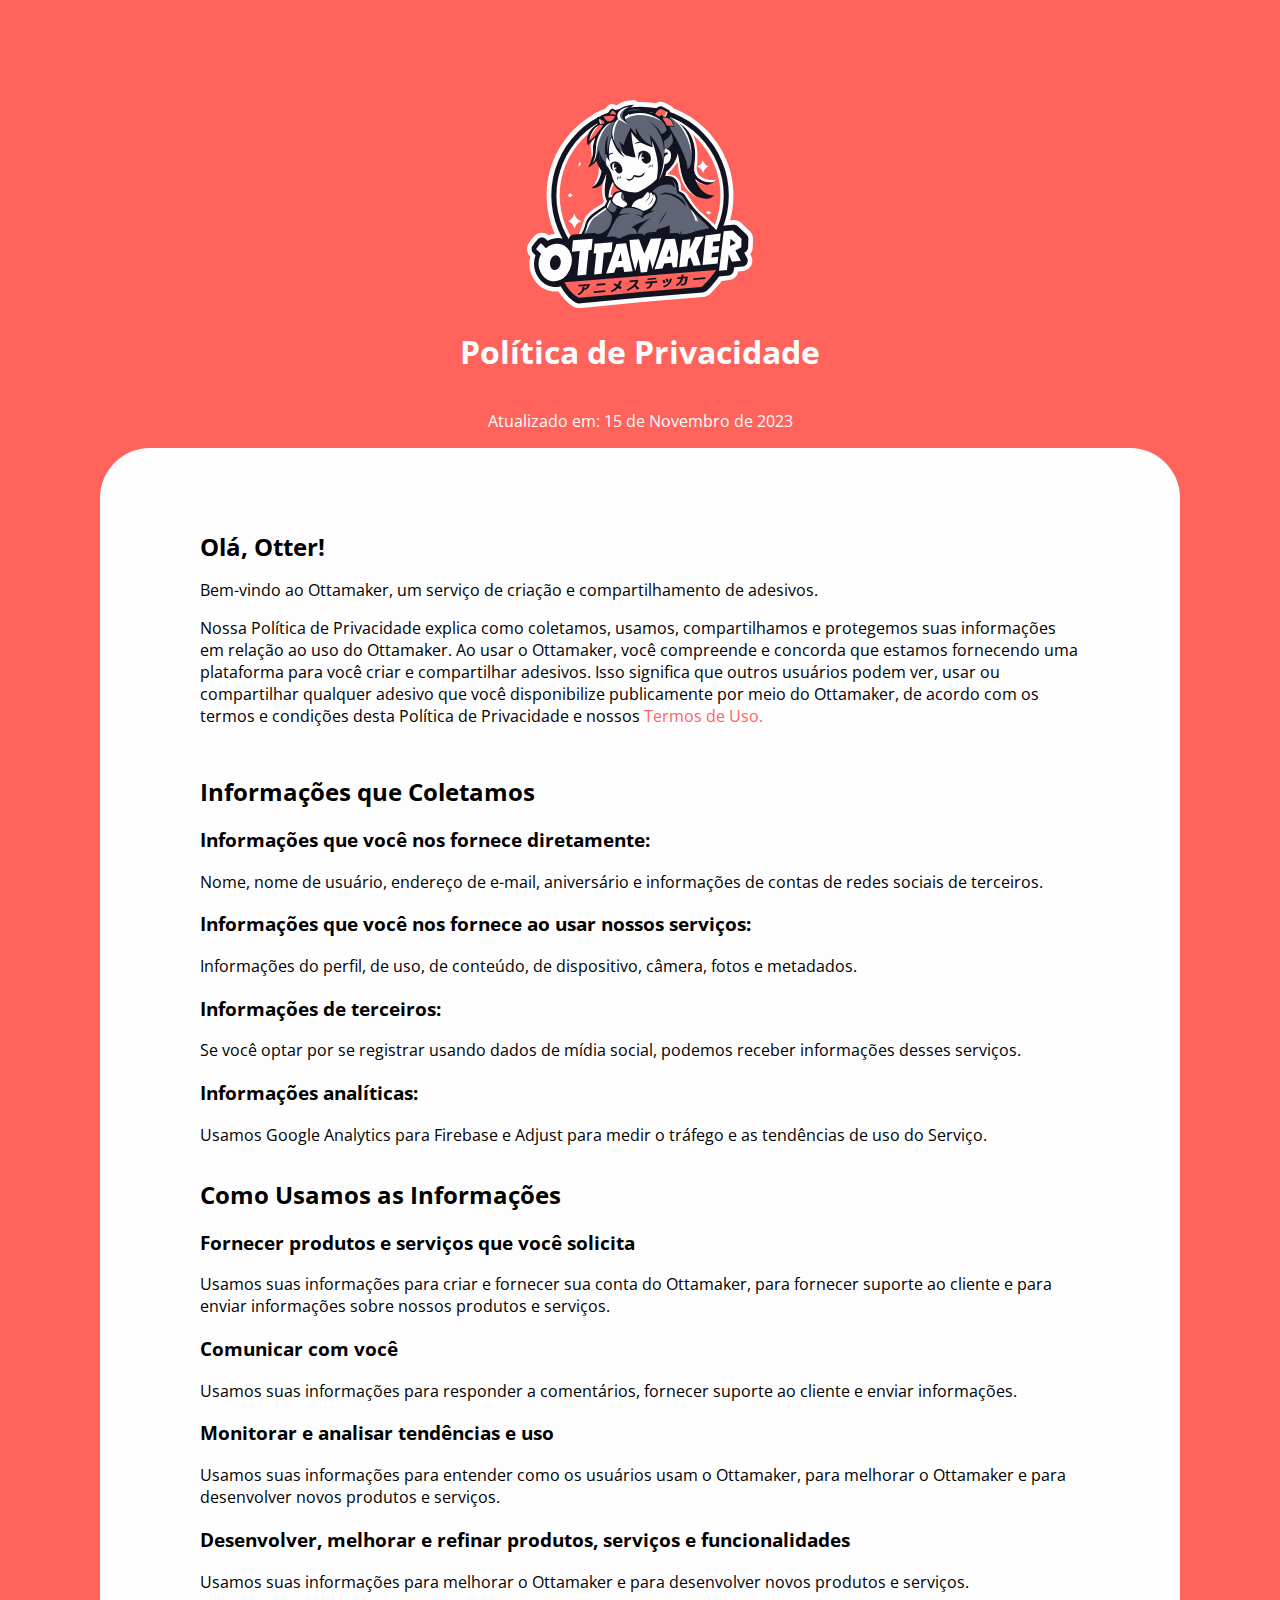
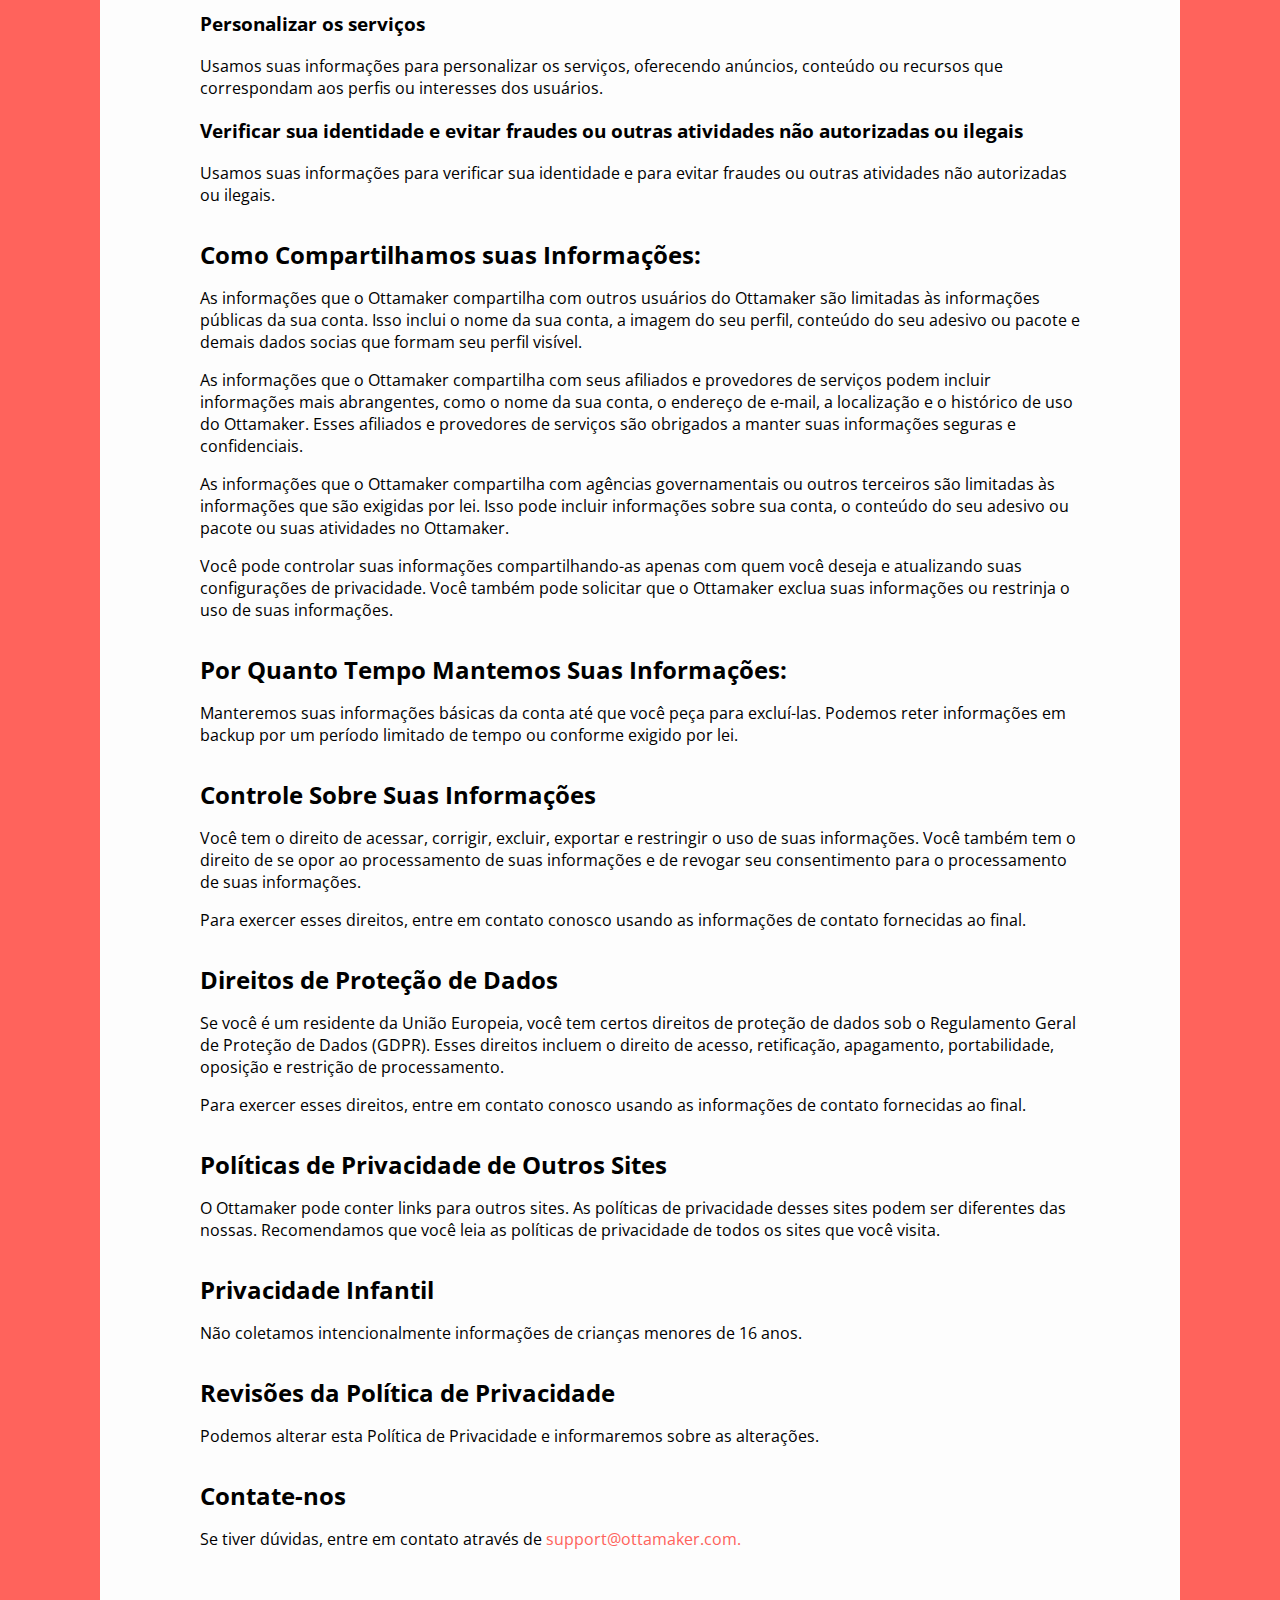
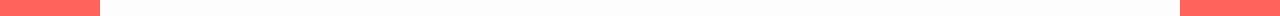
<file: routes/privacy_policy.html>
<!DOCTYPE html>
<html lang="en" xmlns="http://www.w3.org/1999/html">
<head>
    <meta charset="UTF-8">
    <title>Ottamaker Privacy Policy</title>
    <link rel="stylesheet" href="/css/privacy_policy.css">
    <link rel="stylesheet" href="https://fonts.googleapis.com/css2?family=Open+Sans:wght@400&display=swap">
</head>
<body>
<div class="main">
    <img loading="lazy" src="/img/logo_ottamaker.svg" class="img" alt="Logotipo Ottamaker"/>
    <div class="main-title">
        <h1>
            Política de Privacidade
        </h1>
        <p>
            Atualizado em: 15 de Novembro de 2023
        </p>
    </div>
    <div class="container">
        <div class="container-section" id="container-bemvindo">
            <div class="">
                <h2 class="">Olá, Otter!</h2>
            </div>
            <div class="">
                <p>
                    Bem-vindo ao Ottamaker, um serviço de criação e compartilhamento de
                    adesivos.
                </p>
                <p>
                    Nossa Política de Privacidade explica como coletamos, usamos,
                    compartilhamos e protegemos suas informações em relação ao uso do
                    Ottamaker.
                    Ao usar o Ottamaker, você compreende e concorda que estamos fornecendo
                    uma plataforma para você criar e compartilhar adesivos. Isso significa
                    que outros usuários podem ver, usar ou compartilhar qualquer adesivo que
                    você disponibilize publicamente por meio do Ottamaker, de acordo com os
                    termos e condições desta Política de Privacidade e nossos
                    <a class="links" href="mailto:support@ottamaker.com" target="_blank">Termos de Uso.</a>
                </p>

            </div>
        </div>
        <div class="container-section" id="container-coleta">
            <div class="">
                <h2>Informações que Coletamos</h2>
                <div class="">
                    <div>
                        <h3 class="">Informações que você nos fornece diretamente:</h3>
                        <p>
                            Nome, nome de usuário, endereço de e-mail, aniversário e informações de contas de redes
                            sociais
                            de
                            terceiros.
                        </p>
                    </div>
                    <div>
                        <h3 class="">Informações que você nos fornece ao usar nossos
                            serviços:</h3>
                        <p>
                            Informações do perfil, de uso, de conteúdo, de dispositivo, câmera, fotos e metadados.
                        </p>
                    </div>
                    <div>
                        <h3 class="">Informações de terceiros:</h3>
                        <p>
                            Se você optar por se registrar usando dados de mídia social, podemos receber informações
                            desses
                            serviços.
                        </p>
                    </div>
                    <div>
                        <h3 class="">Informações analíticas:</h3>
                        <p>
                            Usamos Google Analytics para Firebase e Adjust para medir o tráfego e as tendências de uso
                            do
                            Serviço.
                        </p>
                    </div>
                </div>
            </div>

            <div class="container-section" id="container-useinfo">
                <h2>Como Usamos as Informações</h2>
                <div class="">
                    <h3 class="">
                        Fornecer produtos e serviços que você solicita
                    </h3>
                    <p>
                        Usamos suas informações para criar e fornecer sua conta do Ottamaker, para fornecer suporte ao
                        cliente e para enviar informações sobre nossos produtos e serviços.
                    </p>
                    <h3 class="">
                        Comunicar com você
                    </h3>
                    <p>
                        Usamos suas informações para responder a comentários, fornecer suporte ao cliente e enviar
                        informações.
                    </p>
                    <h3 class="">
                        Monitorar e analisar tendências e uso
                    </h3>
                    <p>
                        Usamos suas informações para entender como os usuários usam o Ottamaker, para melhorar o
                        Ottamaker e para desenvolver novos produtos e serviços.
                    </p>
                    <h3 class="">
                        Desenvolver, melhorar e refinar produtos, serviços e
                        funcionalidades
                    </h3>
                    <p>
                        Usamos suas informações para melhorar o Ottamaker e para desenvolver novos produtos e serviços.
                    </p>
                    <h3 class="">Personalizar os serviços
                    </h3>
                    <p>
                        Usamos suas informações para personalizar os serviços, oferecendo anúncios, conteúdo ou recursos
                        que correspondam aos perfis ou interesses dos usuários.
                    </p>
                    <h3 class="">
                        Verificar sua identidade e evitar fraudes ou outras
                        atividades não autorizadas ou ilegais
                    </h3>
                    <p>
                        Usamos suas informações para verificar sua identidade e para evitar fraudes ou outras atividades
                        não autorizadas ou ilegais.
                    </p>
                </div>
            </div>

            <div class="container-section" id="container-compinfo">
                <h2>
                    Como Compartilhamos suas Informações:
                </h2>
                <div>
                    <p>
                        As informações que o Ottamaker compartilha com outros usuários do Ottamaker são limitadas às
                        informações públicas da sua conta. Isso inclui o nome da sua conta, a imagem do seu perfil,
                        conteúdo do seu adesivo ou pacote e demais dados socias que formam seu perfil visível.
                    </p>
                    As informações que o Ottamaker compartilha com seus afiliados e provedores de serviços podem incluir
                    informações mais abrangentes, como o nome da sua conta, o endereço de e-mail, a localização e o
                    histórico de uso do Ottamaker. Esses afiliados e provedores de serviços são obrigados a manter suas
                    informações seguras e confidenciais.
                    <p>
                        As informações que o Ottamaker compartilha com agências governamentais ou outros terceiros são
                        limitadas às informações que são exigidas por lei. Isso pode incluir informações sobre sua
                        conta, o
                        conteúdo do seu adesivo ou pacote ou suas atividades no Ottamaker.
                    </p>
                    <p>
                        Você pode controlar suas informações compartilhando-as apenas com quem você deseja e atualizando
                        suas configurações de privacidade. Você também pode solicitar que o Ottamaker exclua suas
                        informações ou restrinja o uso de suas informações.
                    </p>
                </div>
            </div>

            <div class="container-section" id="container-mantinfo">
                <h2>
                    Por Quanto Tempo Mantemos Suas Informações:
                </h2>
                <div>
                    <p>
                        Manteremos suas informações básicas da conta até que você peça para
                        excluí-las. Podemos reter informações em backup por um período limitado de
                        tempo ou conforme exigido por lei.
                    </p>
                </div>
            </div>
            <div class="container-section" id="container-continfo">
                <h2>
                    Controle Sobre Suas Informações
                </h2>
                <div>
                    <p>
                        Você tem o direito de acessar, corrigir, excluir, exportar e restringir o
                        uso de suas informações. Você também tem o direito de se opor ao
                        processamento de suas informações e de revogar seu consentimento para o
                        processamento de suas informações.
                    </p>
                    <p>
                        Para exercer esses direitos, entre em contato conosco usando as
                        informações de contato fornecidas ao final.
                    </p>
                </div>
            </div>
            <div class="container-section" id="container-protdados">
                <h2>
                    Direitos de Proteção de Dados
                </h2>
                <div>
                    <p>
                        Se você é um residente da União Europeia, você tem certos direitos de
                        proteção de dados sob o Regulamento Geral de Proteção de Dados (GDPR).
                        Esses direitos incluem o direito de acesso, retificação, apagamento,
                        portabilidade, oposição e restrição de processamento.
                    </p>
                    <p>
                        Para exercer esses direitos, entre em contato conosco usando as
                        informações de contato fornecidas ao final.
                    </p>
                </div>
            </div>
            <div class="container-section" id="container-privoutsites">
                <h2>
                    Políticas de Privacidade de Outros Sites
                </h2>
                <div>
                    <p>
                        O Ottamaker pode conter links para outros sites. As políticas de
                        privacidade desses sites podem ser diferentes das nossas. Recomendamos que
                        você leia as políticas de privacidade de todos os sites que você visita.
                    </p>
                </div>
            </div>
            <div class="container-section" id="container-privinfan">
                <h2>
                    Privacidade Infantil
                </h2>
                <div>
                    <p>
                        Não coletamos intencionalmente informações de crianças menores de 16 anos.
                    </p>
                </div>
            </div>
            <div class="container-section" id="container-revpolitic">
                <h2>
                    Revisões da Política de Privacidade
                </h2>
                <div>
                    <p>
                        Podemos alterar esta Política de Privacidade e informaremos sobre as
                        alterações.
                    </p>
                </div>
            </div>
            <div class="container-section" id="container-contact">
                <h2>
                    Contate-nos
                </h2>
                <div>
                    <p>
                        Se tiver dúvidas, entre em contato através de
                        <a class="links" href="mailto:support@ottamaker.com" target="_blank">
                            support@ottamaker.com.
                        </a>
                    </p>
                </div>
            </div>
        </div>
    </div>
</div>
</body>
</html>
</file>
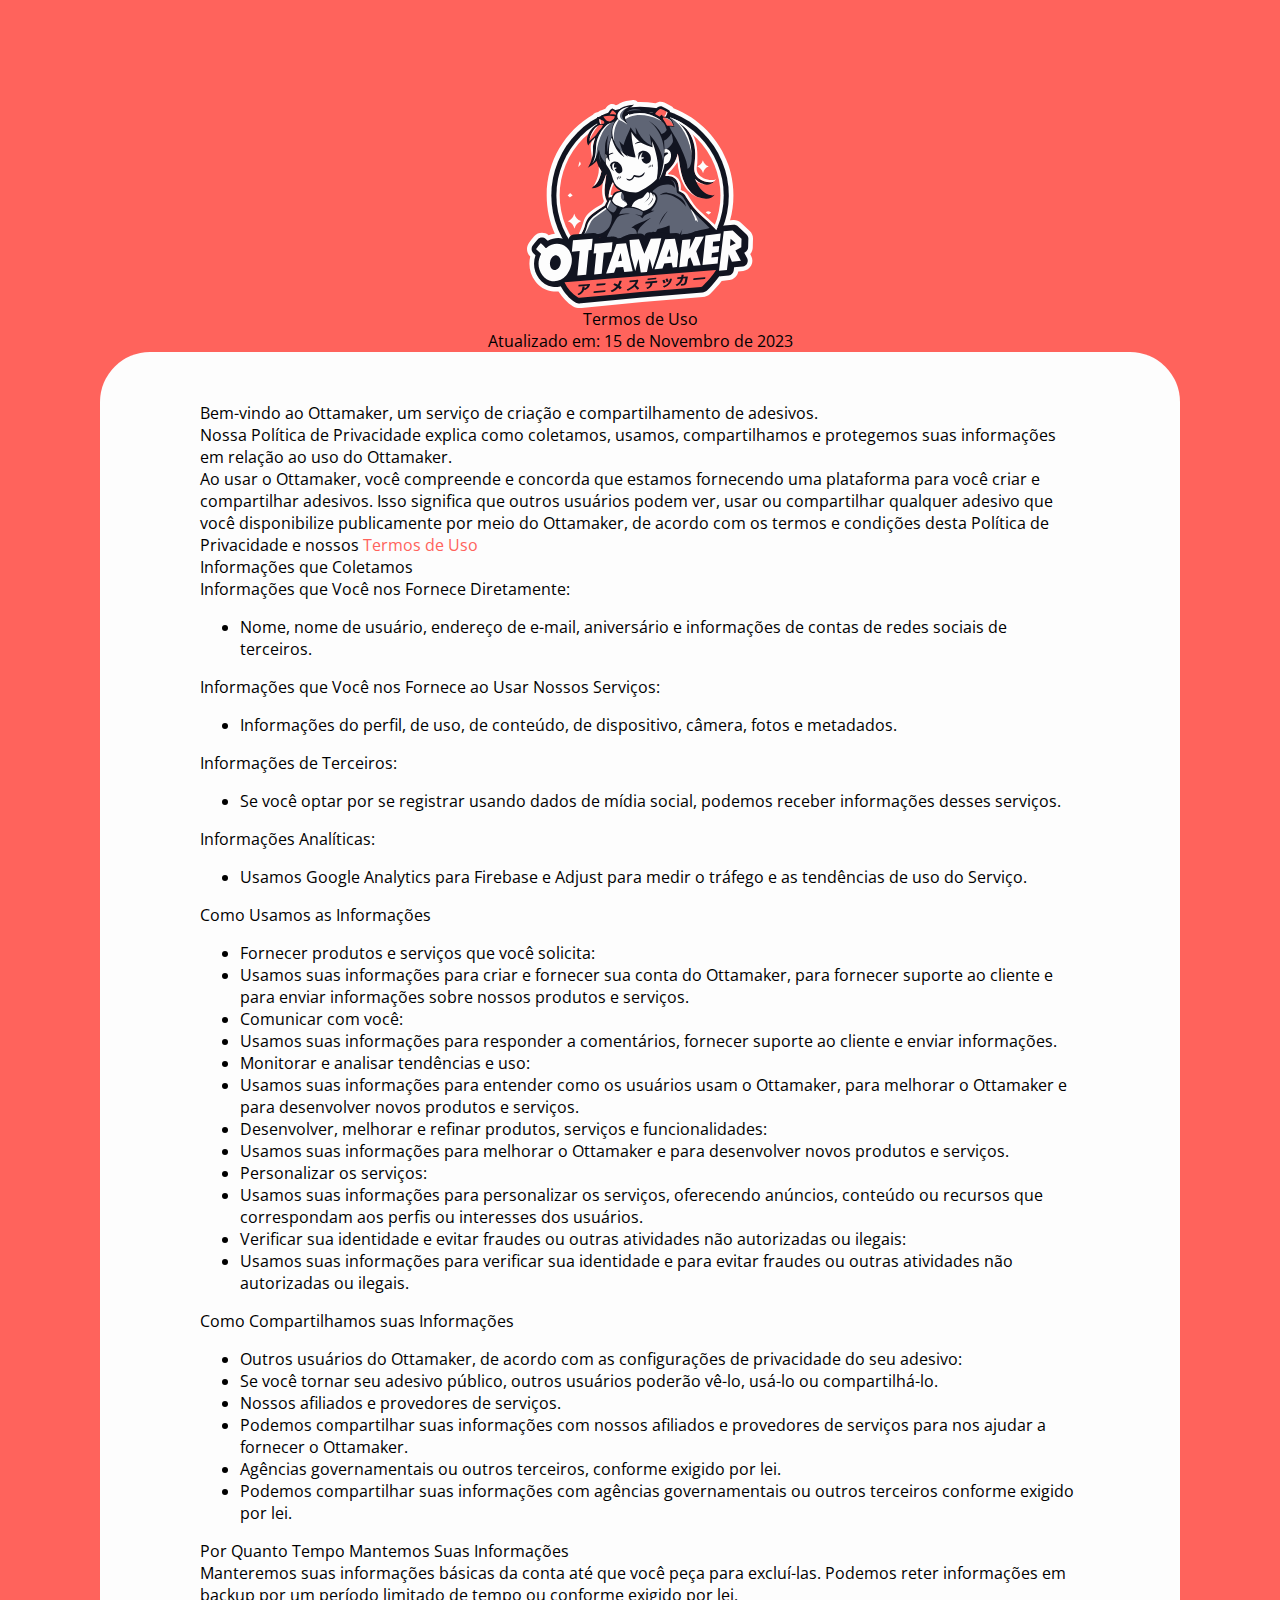
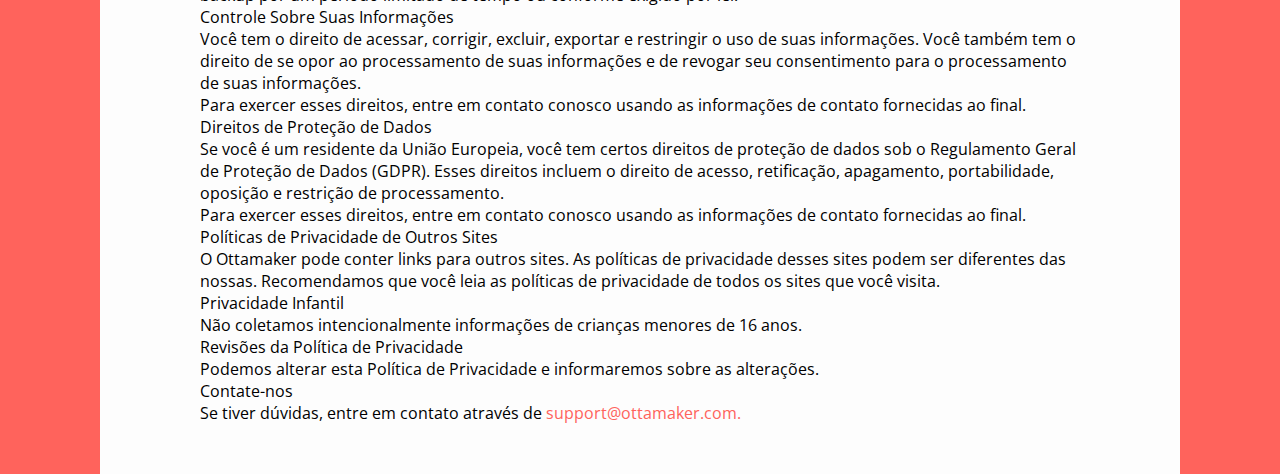
<file: routes/terms_of_use.html>
<!DOCTYPE html>
<html lang="en">
<head>
    <meta charset="UTF-8">
    <title>Ottamaker Terms of Use</title>
    <link rel="stylesheet" href="/css/privacy_policy.css">
    <link rel="stylesheet" href="https://fonts.googleapis.com/css2?family=Open+Sans:wght@400&display=swap">
</head>
<body>
<div class="main">
    <img loading="lazy" src="/img/logo_ottamaker.svg" class="img" alt="Logotipo Ottamaker"/>
    <div class="body-text-title">Termos de Uso</div>
    <div class="body-text-anotation">Atualizado em: 15 de Novembro de 2023</div>
    <div class="container">
        <div class="container-privacy-body-text">
            Bem-vindo ao Ottamaker, um serviço de criação e compartilhamento de
            adesivos.
        </div>
        <div class="container-privacy-body-text">
            Nossa Política de Privacidade explica como coletamos, usamos,
            compartilhamos e protegemos suas informações em relação ao uso do
            Ottamaker.
        </div>
        <div class="container-privacy-body-text">
            Ao usar o Ottamaker, você compreende e concorda que estamos fornecendo
            uma plataforma para você criar e compartilhar adesivos. Isso significa
            que outros usuários podem ver, usar ou compartilhar qualquer adesivo que
            você disponibilize publicamente por meio do Ottamaker, de acordo com os
            termos e condições desta Política de Privacidade e nossos
            <a class="links" href="mailto:support@ottamaker.com" target="_blank">Termos de Uso</a>
        </div>
        <div class="container-privacy-body-title">Informações que Coletamos</div>
        <div class="container-privacy-body-text">
            Informações que Você nos Fornece Diretamente:
            <br/>
            <ul>
                <li>
                    Nome, nome de usuário, endereço de e-mail, aniversário e informações
                    de contas de redes sociais de terceiros.
                </li>
            </ul>
            Informações que Você nos Fornece ao Usar Nossos Serviços:
            <br/>
            <ul>
                <li>
                    Informações do perfil, de uso, de conteúdo, de dispositivo, câmera,
                    fotos e metadados.
                </li>
            </ul>
            Informações de Terceiros:
            <br/>
            <ul>
                <li>
                    Se você optar por se registrar usando dados de mídia social, podemos
                    receber informações desses serviços.
                </li>
            </ul>
            Informações Analíticas:
            <br/>
            <ul>
                <li>
                    Usamos Google Analytics para Firebase e Adjust para medir o tráfego
                    e as tendências de uso do Serviço.
                </li>
            </ul>
        </div>
        <div class="div-8">Como Usamos as Informações</div>
        <div class="div-9">
            <ul>
                <li>
                    Fornecer produtos e serviços que você solicita:
                </li>
                <li>
                    Usamos suas informações para criar e fornecer sua conta do
                    Ottamaker, para fornecer suporte ao cliente e para enviar
                    informações sobre nossos produtos e serviços.
                </li>
                <li>
                    Comunicar com você:
                </li>
                <li>
                    Usamos suas informações para responder a comentários, fornecer
                    suporte ao cliente e enviar informações.
                </li>
                <li>
                    Monitorar e analisar tendências e uso:
                </li>
                <li>
                    Usamos suas informações para entender como os usuários usam o
                    Ottamaker, para melhorar o Ottamaker e para desenvolver novos
                    produtos e serviços.
                <li>
                    Desenvolver, melhorar e refinar produtos, serviços e
                    funcionalidades:
                </li>
                <li>
                    Usamos suas informações para melhorar o Ottamaker e para desenvolver
                    novos produtos e serviços.
                </li>
                <li>
                    Personalizar os serviços:
                </li>
                <li>
                    Usamos suas informações para personalizar os serviços, oferecendo
                    anúncios, conteúdo ou recursos que correspondam aos perfis ou
                    interesses dos usuários.
                </li>
                <li>
                    Verificar sua identidade e evitar fraudes ou outras atividades não
                    autorizadas ou ilegais:
                </li>
                <li>
                    Usamos suas informações para verificar sua identidade e para evitar
                    fraudes ou outras atividades não autorizadas ou ilegais.
                </li>
            </ul>
        </div>
        <div class="div-10">Como Compartilhamos suas Informações</div>
        <div class="div-11">
            <ul>
                <li>
                    Outros usuários do Ottamaker, de acordo com as configurações de
                    privacidade do seu adesivo:
                </li>
                <li>
                    Se você tornar seu adesivo público, outros usuários poderão vê-lo,
                    usá-lo ou compartilhá-lo.
                </li>
                <li>
                    Nossos afiliados e provedores de serviços.
                </li>
                <li>
                    Podemos compartilhar suas informações com nossos afiliados e
                    provedores de serviços para nos ajudar a fornecer o Ottamaker.
                </li>
                <li>
                    Agências governamentais ou outros terceiros, conforme exigido por
                    lei.
                </li>
                <li>
                    Podemos compartilhar suas informações com agências governamentais ou
                    outros terceiros conforme exigido por lei.
                </li>
            </ul>
        </div>
        <div class="div-12">Por Quanto Tempo Mantemos Suas Informações</div>
        <div class="div-13">
            Manteremos suas informações básicas da conta até que você peça para
            excluí-las. Podemos reter informações em backup por um período limitado de
            tempo ou conforme exigido por lei.
        </div>
        <div class="div-14">Controle Sobre Suas Informações</div>
        <div class="div-15">
            Você tem o direito de acessar, corrigir, excluir, exportar e restringir o
            uso de suas informações. Você também tem o direito de se opor ao
            processamento de suas informações e de revogar seu consentimento para o
            processamento de suas informações.
            <br/>
            Para exercer esses direitos, entre em contato conosco usando as
            informações de contato fornecidas ao final.
        </div>
        <div class="div-16">Direitos de Proteção de Dados</div>
        <div class="div-17">
            Se você é um residente da União Europeia, você tem certos direitos de
            proteção de dados sob o Regulamento Geral de Proteção de Dados (GDPR).
            Esses direitos incluem o direito de acesso, retificação, apagamento,
            portabilidade, oposição e restrição de processamento.
            <br/>
            Para exercer esses direitos, entre em contato conosco usando as
            informações de contato fornecidas ao final.
        </div>
        <div class="div-18">Políticas de Privacidade de Outros Sites</div>
        <div class="div-19">
            O Ottamaker pode conter links para outros sites. As políticas de
            privacidade desses sites podem ser diferentes das nossas. Recomendamos que
            você leia as políticas de privacidade de todos os sites que você visita.
        </div>
        <div class="div-20">Privacidade Infantil</div>
        <div class="div-21">
            Não coletamos intencionalmente informações de crianças menores de 16 anos.
        </div>
        <div class="div-22">Revisões da Política de Privacidade</div>
        <div class="div-23">
            Podemos alterar esta Política de Privacidade e informaremos sobre as
            alterações.
        </div>
        <div class="div-24">Contate-nos</div>
        <div class="div-25">
            Se tiver dúvidas, entre em contato através de
            <a class="links" href="mailto:support@ottamaker.com" target="_blank"> support@ottamaker.com.</a>
        </div>
    </div>
</div>
</body>
</html>
</file>
<file: css/privacy_policy.css>
:root {
    --Dark-Slate-Gray: #111420;
    --Dark-Slate-Blue: #2D313D;
    --Dark-Olive-Green: #5F6575;
    --White-Smoke: #FDFDFD;
    --Orange-Red: #FF635C;
    --font-family: 'Open Sans', sans-serif;
}

body {
    margin: 0;
    padding: 0;
    font-family: var(--font-family);
    background: var(--Orange-Red);
}

.img {
    aspect-ratio: 1.09;
    object-fit: contain;
    object-position: center;
    width: 227px;
    overflow: hidden;
    align-self: center;
    margin-top: 100px;
    max-width: 100%;
}

.main {
    align-items: center;
    display: flex;
    flex-direction: column;
    background: var(--Orange-Red);
}

@media (max-width: 991px) {
    .main {
        padding: 0 20px;
    }
}

.main-title{
    display: flex;
    flex-direction: column;
    align-items: center;
    color: var(--White-Smoke);
}

h2 {
    margin: 32px 24px 0 0;
}

.container {
    align-self: stretch;
    border-radius: 50px 50px 0 0;
    background-color: var(--White-Smoke);
    display: flex;
    flex-direction: column;
    margin: 0 100px;
    padding: 50px 100px 50px;
}

@media (max-width: 991px) {
    .container {
        max-width: 100%;
        margin: 0 50px;
        padding: 0 50px 20px;
    }
}

.links {
    color: var(--Orange-Red);
    text-decoration: none;
}

.links:hover {
    background-color: var(--Orange-Red);
    color: var(--White-Smoke);

}

@keyframes hoverAnimation {
    0% {
        transform: scale(1);
    }
    50% {
        transform: scale(1.1);
    }
    100% {
        transform: scale(1);
    }
}

/* Aplicar a animação durante o hover */
.links:hover {
    animation: hoverAnimation 0.5s ease;
}
</file>
